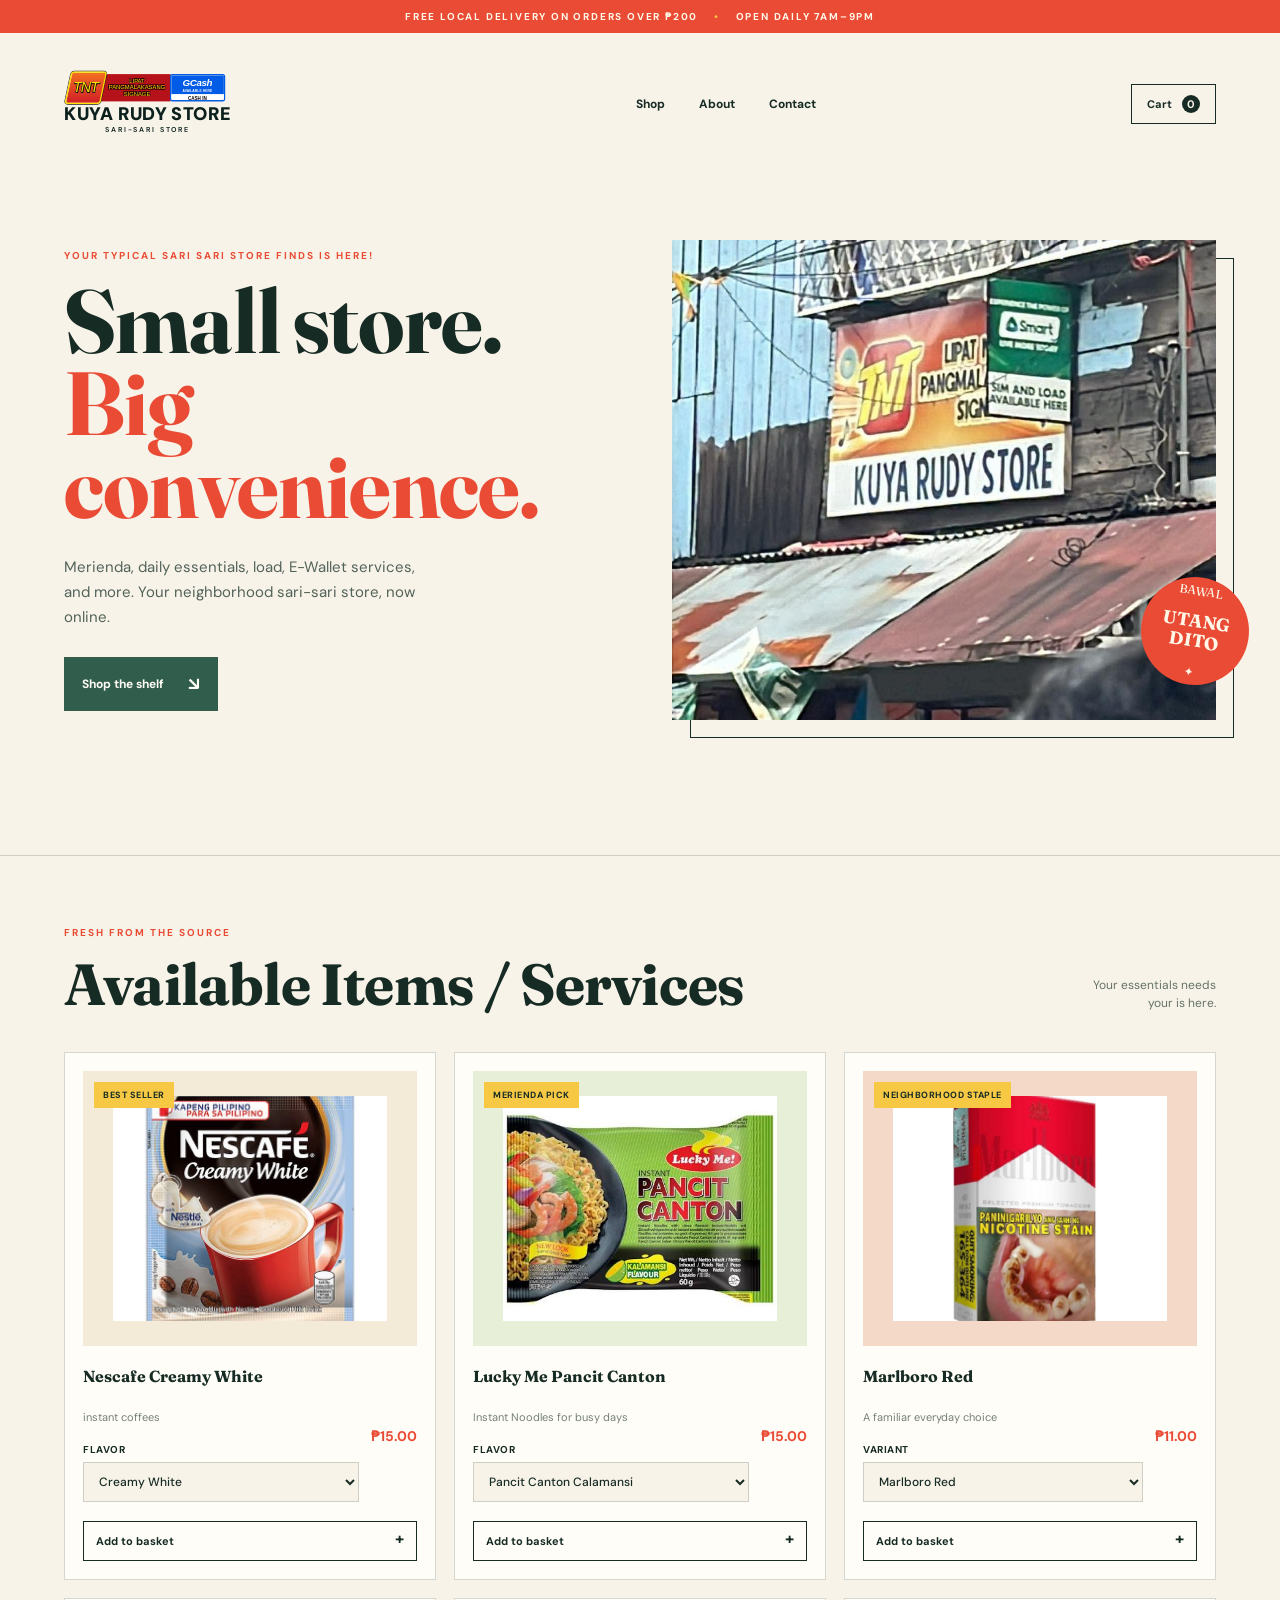
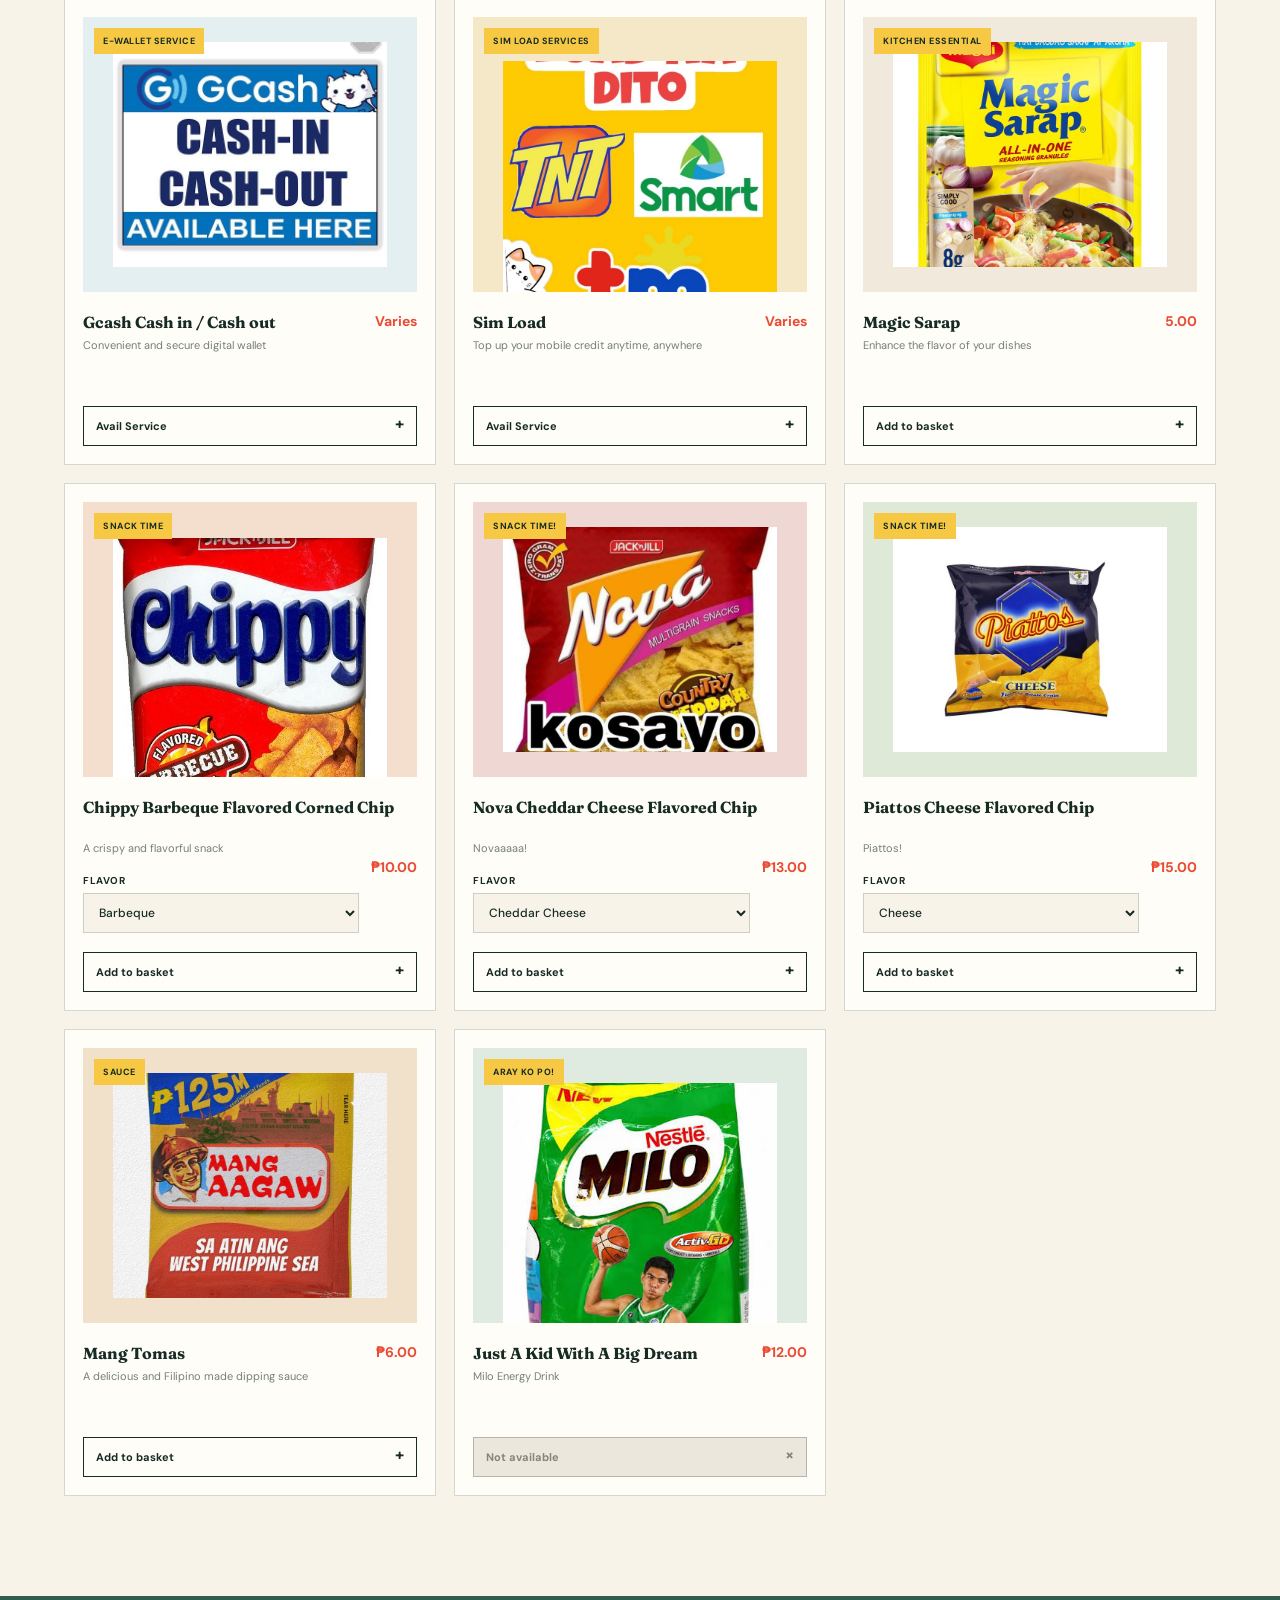
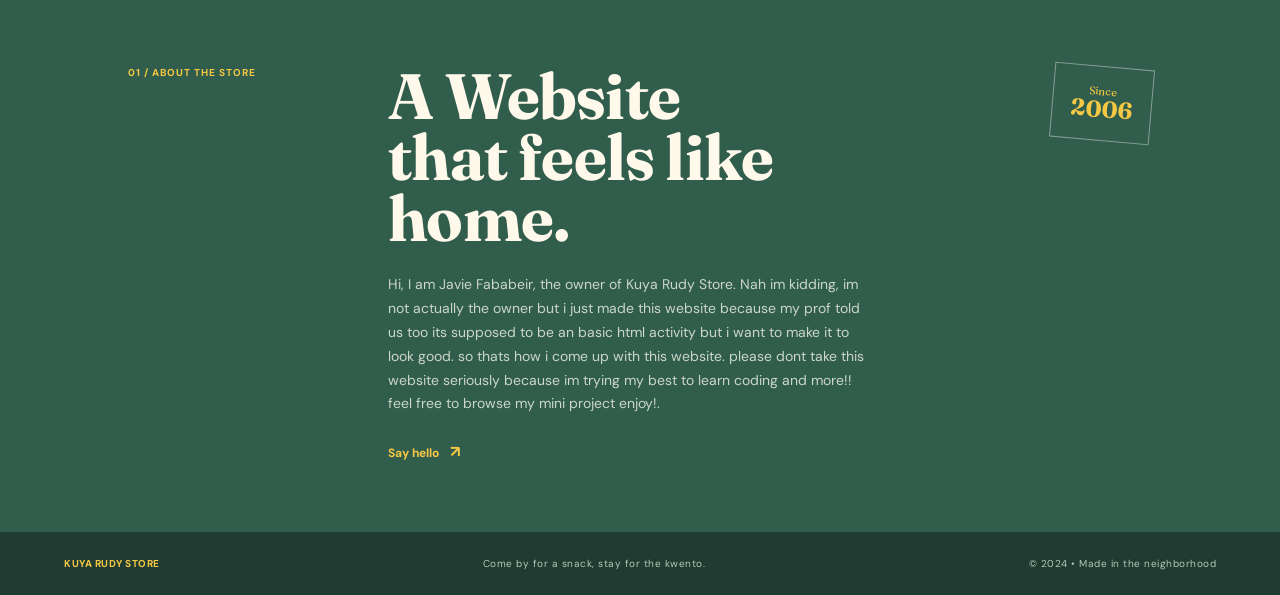
<file: index.html>
<!DOCTYPE html>
<html lang="en">
<head>
    <meta charset="UTF-8">
    <meta name="viewport" content="width=device-width, initial-scale=1.0">
    <title>Kuya Rudy Store | Your neighborhood sari-sari</title>
    <link rel="preconnect" href="https://fonts.googleapis.com">
    <link rel="preconnect" href="https://fonts.gstatic.com" crossorigin>
    <link href="https://fonts.googleapis.com/css2?family=DM+Sans:wght@400;500;700&family=Fraunces:opsz,wght@9..144,700;9..144,800&display=swap" rel="stylesheet">
    <!-- Updated CSS path -->
    <link rel="stylesheet" href="css/style.css">
</head>
<body>
    
    <!-- Top Announcement Bar -->
    <div class="announcement">
        FREE LOCAL DELIVERY ON ORDERS OVER ₱200 <span>•</span> OPEN DAILY 7AM–9PM
    </div>

    <!-- Navigation Header -->
    <header class="site-header">
        
        <!-- Tarpaulin Logo -->
        <a href="#top" class="tarp-logo" aria-label="Kuya Rudy Store home">
            <div class="tarp-top">
                <div class="tarp-red-bar">
                    <div class="tarp-tnt-logo">
                        <span>TNT</span>
                    </div>
                    <div class="tarp-tnt-text">
                        <div>LIPAT</div>
                        <div>PANGMALAKASANG</div>
                        <div>SIGNAGE</div>
                    </div>
                </div>
                
                <!-- NEW GCASH BOX -->
                <div class="tarp-gcash-box">
                    <div class="gcash-blue">
                        <div class="gcash-brand">
                            GCash
                        </div>
                        <div class="gcash-tag">AVAILABLE HERE</div>
                    </div>
                    <div class="gcash-white">
                        CASH IN<br>CASH OUT
                    </div>
                </div>
                
            </div>
            <div class="tarp-bottom">
                <div class="tarp-title">KUYA RUDY STORE</div>
                <div class="tarp-subtitle">SARI-SARI STORE</div>
            </div>
        </a>

        <nav aria-label="Main navigation">
            <a href="index.html">Shop</a>
            <a href="about.html">About</a>
            <a href="contact.html">Contact</a>
        </nav>
        <button class="cart-button" type="button" aria-label="Shopping cart">
            Cart <span id="cart-count">0</span>
        </button>
    </header>

    <main id="top">
        <!-- Hero Section -->
        <section class="hero" aria-labelledby="hero-title">
            <div class="hero-copy">
                <p class="eyebrow">Your typical sari sari store finds is here!</p>
                <h1 id="hero-title">Small store.<br><em>Big convenience.</em></h1>
                <p class="hero-text">Merienda, daily essentials, load, E-Wallet services, and more. Your neighborhood sari-sari store, now online.</p>
                <a class="primary-button" href="#shop">Shop the shelf <span>↘</span></a>
            </div>
            <div class="hero-image-wrap">
                <!-- Updated Image path -->
                <img src="images/kuyarudy.jpg" alt="Javie Fababeir, owner of Kuya Rudy Store">
                <div class="hero-sticker">BAWAL<br><strong>UTANG DITO</strong> ✦</div>
            </div>
        </section>

        <!-- Shop Section -->
        <section class="shop-section" id="shop" aria-labelledby="shop-title">
            <div class="section-heading">
                <div>
                    <p class="eyebrow">Fresh from the source</p>
                    <h2 id="shop-title">Available Items / Services</h2>
                </div>
                <p class="section-note">Your essentials needs<br>your is here.</p>
            </div>
            
            <div class="product-grid">
                <article class="product-card product-coffee">
                    <span class="product-tag">Best seller</span>
                    <div class="product-image">
                        <!-- Updated Image path -->
                        <img src="images/nescafe/creamywhite.jpg" alt="Nescafe Creamy White 3-in-1">
                    </div>
                    <h3 class="variant-name">Nescafe Creamy White</h3>
                    <p>instant coffees</p>
                    <div class="product-info">
                        <div>
                            <label class="variant-label" for="nescafe-variant">Flavor</label>
                            <select id="nescafe-variant" class="variant-select" name="nescafe-variant">
                                <option value="creamywhite" data-image="images/nescafe/creamywhite.jpg" data-product-name="Nescafe Creamy White">Creamy White</option>
                                <option value="classic" data-image="images/nescafe/classic.jpg" data-product-name="Nescafe Classic">Classic</option>
                                <option value="creamylatte" data-image="images/nescafe/creamylatte.jpg" data-product-name="Nescafe Creamy Latte">Creamy Latte</option>
                                <option value="brown-single" data-image="images/nescafe/Nescafe-Brown-Single.png" data-product-name="Nescafe Brown Coffee">Brown Coffee</option>
                                <option value="original" data-image="images/nescafe/original.jpg" data-product-name="Nescafe Original">Original</option>
                            </select>
                        </div>
                        
                        <strong class="price">₱15.00</strong>
                    </div>
                    <button class="add-button" type="button">Add to basket <span>+</span></button>
                </article>

                <article class="product-card product-noodles">
                    <span class="product-tag">Merienda pick</span>
                    <div class="product-image">
                        <!-- Updated Image path -->
                        <img src="images/pancit canton/pancit.jpg" alt="Lucky Me instant noodles">
                    </div>
                    <h3 class="variant-name">Lucky Me Pancit Canton</h3>
                    <p>Instant Noodles for busy days</p>
                    <div class="product-info">
                        <div>
                            <label class="variant-label" for="noodles-variant">Flavor</label>
                            <select id="noodles-variant" class="variant-select" name="Pancit Canton-variant">
                                <option value="Calamansi" data-image="images/pancit canton/pancit.jpg" data-product-name="Lucky Me Pancit Canton Calamansi">Pancit Canton Calamansi</option>
                                <option value="Chilimansi" data-image="images/pancit canton/chilimansi.jpg" data-product-name="Lucky Me Pancit Canton Chilimansi">Pancit Canton Chilimansi</option>
                                <option value="Extrahot" data-image="images/pancit canton/extrahot.jpg" data-product-name="Lucky Me Pancit Canton Extra Hot">Pancit Canton Extra Hot</option>
                                <option value="Original" data-image="images/pancit canton/original.jpg" data-product-name="Lucky Me Pancit Canton Original">Pancit Canton Original</option>
                                <option value="SweetSpicy" data-image="images/pancit canton/sweetspicy.jpg" data-product-name="Lucky Me Pancit Canton Sweet & Spicy">Pancit Canton Sweet & Spicy</option>
                            </select>
                        </div>
                        <strong class="price">₱15.00</strong>
                    </div>
                    <button class="add-button" type="button">Add to basket <span>+</span></button>
                </article>

                <article class="product-card product-yosi">
                    <span class="product-tag">Neighborhood staple</span>
                    <div class="product-image">
                        <!-- Updated Image path -->
                        <img src="images/marlboro/red.jpg" alt="Yosi cigarette pack">
                    </div>
                    <h3 class="variant-name">Marlboro Red</h3>
                    <p>A familiar everyday choice</p>
                    <div class="product-info">
                        <div>
                            <label class="variant-label" for="yosi-variant">Variant</label>
                            <select id="yosi-variant" class="variant-select" name="Marlboro-variant">
                                <option value="Red" data-image="images/marlboro/red.jpg" data-product-name="Marlboro Red">Marlboro Red</option>
                                <option value="Gold" data-image="images/marlboro/gold.jpg" data-product-name="Marlboro Gold">Marlboro Gold</option>
                                <option value="Blue" data-image="images/marlboro/blue.png" data-product-name="Marlboro Blue">Marlboro Blue</option>
                                <option value="Black" data-image="images/marlboro/black.png" data-product-name="Marlboro Black">Marlboro Black</option>
                            </select>
                        </div>
                        <strong class="price">₱11.00</strong>
                    </div>
                    <button class="add-button" type="button">Add to basket <span>+</span></button>
                </article>

                <article class="product-card product-gcash">
                    <span class="product-tag">E-wallet Service</span>
                    <div class="product-image">
                        <!-- Updated Image path -->
                        <img src="images/gcash.jpg" alt="Gcash wallet">
                    </div>
                    <div class="product-info">
                        <div>
                            <h3>Gcash Cash in / Cash out</h3>
                            <p> Convenient and secure digital wallet</p>
                        </div>
                        <strong class="price">Varies</strong>
                    </div>
                    <button class="add-button" type="button">Avail Service <span>+</span></button>
                </article>

                <article class="product-card product-load">
                    <span class="product-tag">Sim load Services</span>
                    <div class="product-image">
                        <!-- Updated Image path -->
                        <img src="images/load.jpg" alt="Load services">
                    </div>
                    <div class="product-info">
                        <div>
                            <h3>Sim Load</h3>
                            <p>Top up your mobile credit anytime, anywhere</p>
                        </div>
                        <strong class="price">Varies</strong>
                    </div>
                    <button class="add-button" type="button">Avail Service <span>+</span></button>
                </article>

                <article class="product-card product-seasoning">
                    <span class="product-tag">Kitchen essential</span>
                    <div class="product-image">
                        <!-- Updated Image path -->
                        <img src="images/magic sarap.jpg" alt="Maggi seasoning">
                    </div>
                    <div class="product-info">
                        <div>
                            <h3>Magic Sarap</h3>
                            <p>Enhance the flavor of your dishes</p>
                        </div>
                        <strong class="price">5.00</strong>
                    </div>
                    <button class="add-button" type="button">Add to basket <span>+</span></button>
                </article>

                <article class="product-card product-chippy">
                    <span class="product-tag">Snack time</span>
                    <div class="product-image">
                        <!-- Updated Image path -->
                        <img src="images/chippy/bbq.jpg" alt="Chippy snack">
                    </div>
                    <h3 class="variant-name">Chippy Barbeque Flavored Corned Chip</h3>
                    <p>A crispy and flavorful snack</p>
                    <div class="product-info">
                        <div>
                            <label class="variant-label" for="chippy-variant">Flavor</label>
                            <select id="chippy-variant" class="variant-select" name="Chippy-variant">
                                <option value="Barbeque" data-image="images/chippy/bbq.jpg" data-product-name="Chippy Barbeque Flavored Corned Chip">Barbeque</option>
                                <option value="ChiliCheese" data-image="images/chippy/chilicheese.jpg" data-product-name="Chippy Chili Cheese Flavored Corned Chip">ChiliCheese</option>
                                <option value="Garlic&Vinegar" data-image="images/chippy/garlic.jpg" data-product-name="Chippy Garlic&Vinegar Flavored Corned Chip">Garlic&Vinegar</option>
                                <option value="less salt" data-image="images/chippy/less salt.jpg" data-product-name="Chippy Less Salt Flavored Corned Chip">Less Salt</option>
                            </select>
                        </div>

                        <strong class="price">₱10.00</strong>
                    </div>
                    <button class="add-button" type="button">Add to basket <span>+</span></button>
                </article>

                <article class="product-card product-nova">
                    <span class="product-tag">Snack Time!</span>
                    <div class="product-image">
                        <!-- Updated Image path -->
                        <img src="images/nova/cheddar cheese.jpg" alt="Nova snack">
                    </div>
                        <h3 class="variant-name">Nova Cheddar Cheese Flavored Chip</h3>
                        <p>Novaaaaa!</p>
                    <div class="product-info">
                        <div>
                         <label class="variant-label " for="nova-variant">Flavor</label>
                            <select id="nova-variant" class="variant-select" name="Nova-variant">
                                <option value="Cheddar Cheese" data-image="images/nova/cheddar cheese.jpg" data-product-name="Nova Cheddar Cheese Flavored Chip">Cheddar Cheese</option>
                                <option value="Barbeque" data-image="images/nova/bbq.jpg" data-product-name="Nova Barbeque Flavored">Barbeque</option>
                                <option value="Jalapeno" data-image="images/nova/jalapeno.png" data-product-name="Nova Jalapeno Flavored Chip">Jalapeno</option>
                                <option value="Nacho Cheese" data-image="images/nova/nacho chees.jpg" data-product-name="Nova Nacho Cheese Flavored Chip">Nacho Cheese</option>
                                <option value="Sweet Corn" data-image="images/nova/sweet corn.jpg" data-product-name="Nova Sweet Corn Flavored Chip">Sweet Corn</option>
                                <option value="SweetChili" data-image="images/nova/sweetchili.png" data-product-name="Nova Sweet Chili Flavored Chip">SweetChili</option>
                            </select>   
                        </div>
                        
                        <strong class="price">₱13.00</strong>
                    </div>
                    <button class="add-button" type="button">Add to basket <span>+</span></button>
                </article>

                <article class="product-card product-piattos">
                    <span class="product-tag">Snack Time!</span>
                    <div class="product-image">
                        <!-- Updated Image path -->
                        <img src="images/piattos/cheese.jpg" alt="Piattos snack">
                    </div>
                        <h3 class="variant-name">Piattos Cheese Flavored Chip</h3>
                        <p>Piattos!</p>
                    <div class="product-info">
                        <div>
                            <label class="variant-label" for="piattos-variant">Flavor</label>
                            <select id="piattos-variant" class="variant-select" name="Piattos-variant">
                                <option value="Cheese" data-image="images/piattos/cheese.jpg" data-product-name="Piattos Cheese Flavored Chip">Cheese</option>
                                <option value="Sour&Cream" data-image="images/piattos/sourcream.jpg" data-product-name="Piattos Sour&Cream Flavored Chip">Sour & Cream</option>
                                <option value="Redhouse Barbeque" data-image="images/piattos/redhouse bbq.jpg" data-product-name="Piattos Redhouse Barbeque Flavored Chip">RedhouseBarbeque</option>
                                <option value="Roasted Beef" data-image="images/piattos/roast beef.jpg" data-product-name="Piattos Roasted Beef Flavored Chip">Roasted Beef</option>
                                <option value="Nacho Pizza" data-image="images/piattos/nacho pizza.jpg" data-product-name="Piattos Nacho Pizza Flavored Chip">Nacho Pizza</option>
                            </select>
                        </div>

                        <strong class="price">₱15.00</strong>
                    </div>
                    <button class="add-button" type="button">Add to basket <span>+</span></button>
                </article>

                <article class="product-card product-mangtomas">
                    <span class="product-tag">Sauce</span>
                    <div class="product-image">
                        <!-- Updated Image path -->
                        <img src="images/mang tomas.jpg" alt="Dipping sauce">
                    </div>
                    <div class="product-info">
                        <div>
                            <h3>Mang Tomas</h3>
                            <p>A delicious and Filipino made dipping sauce</p>
                        </div>
                        <strong class="price">₱6.00</strong>
                    </div>
                    <button class="add-button" type="button">Add to basket <span>+</span></button>
                </article>

                <article class="product-card product-rene">
                    <span class="product-tag">Aray Ko Po!</span>
                    <div class="product-image">
                        <!-- Updated Image path -->
                        <img src="images/rene.jpg" alt="Aray Ko Po!">
                    </div>
                    <div class="product-info">
                        <div>
                            <h3>Just A Kid With A Big Dream</h3>
                            <p>Milo Energy Drink</p>
                        </div>
                        <strong class="price">₱12.00</strong>
                    </div>
                    <button class="add-button" type="button" disabled>Not available <span>×</span></button>
                </article>

            </div>
        </section>

        <!-- Story Section -->
        <section class="story-section" id="story" aria-labelledby="story-title">
            <div class="story-label">01 / About the store</div>
            <div>
                <h2 id="story-title">A Website<br>that feels like home.</h2>
                <p>Hi, I am Javie Fababeir, the owner of Kuya Rudy Store. Nah im kidding, im not actually the owner but i just made this website because my prof told us too its supposed to be an basic html activity but i want to make it to look good. so thats how i come up with this website. please dont take this website seriously because im trying my best to learn coding and more!! feel free to browse my mini project enjoy!.</p>
                <a class="text-link" href="#contact">Say hello <span>↗</span></a>
            </div>
            <div class="story-badge">Since<br><strong>2006</strong></div>
        </section>
    </main>

    <!-- Footer -->
    <footer id="contact">
        <strong>KUYA RUDY STORE</strong>
        <span>Come by for a snack, stay for the kwento.</span>
        <span>© 2024 • Made in the neighborhood</span>
    </footer>

    <!-- Updated JS path -->
    <script src="js/script.js"></script>
</body>
</html>
</file>
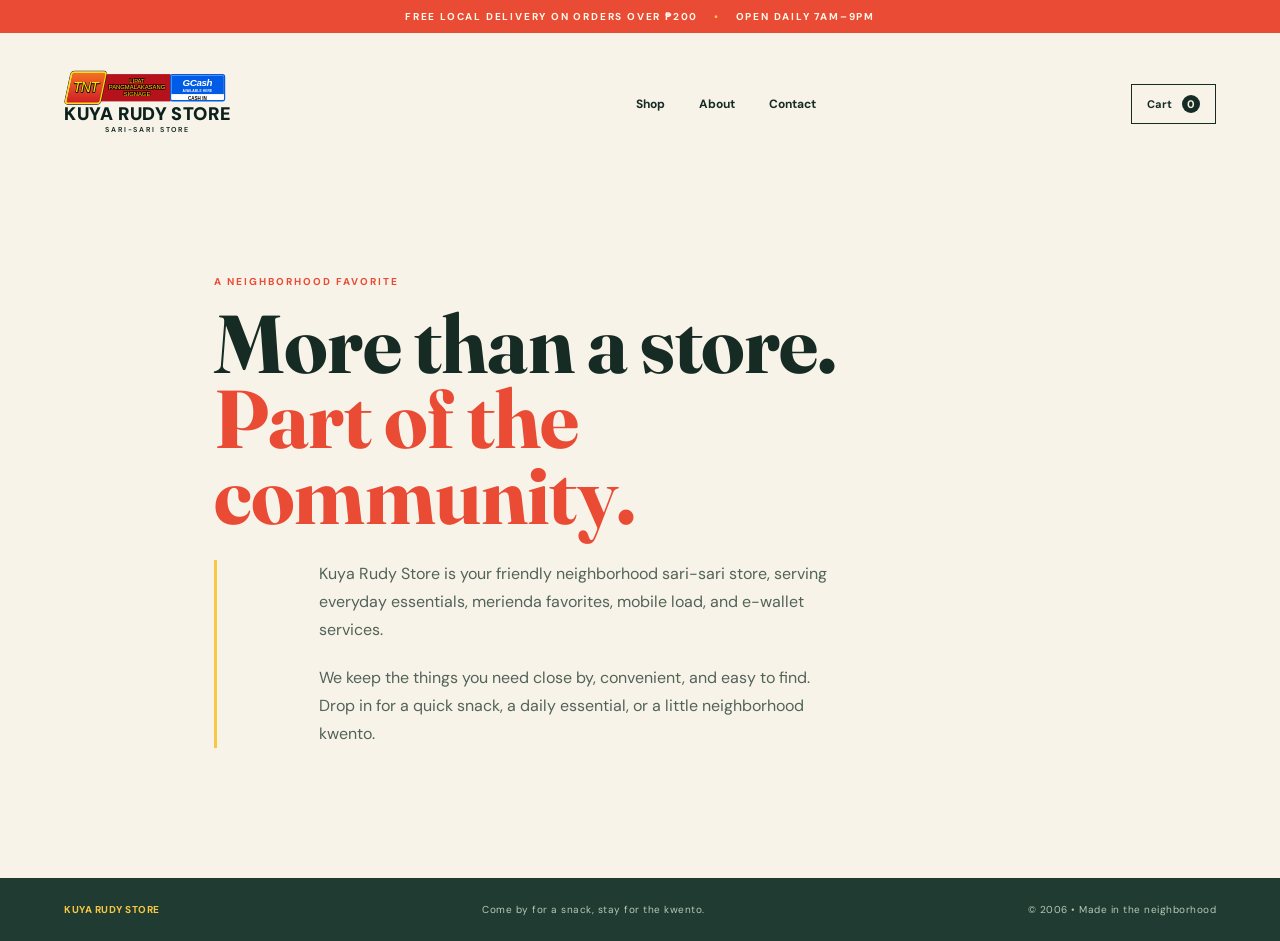
<file: about.html>
<!DOCTYPE html>
<html lang="en">
<head>
    <meta charset="UTF-8">
    <meta name="viewport" content="width=device-width, initial-scale=1.0">
    <title>About | Kuya Rudy Store</title>
    <link rel="preconnect" href="https://fonts.googleapis.com">
    <link rel="preconnect" href="https://fonts.gstatic.com" crossorigin>
    <link href="https://fonts.googleapis.com/css2?family=DM+Sans:wght@400;500;700&family=Fraunces:opsz,wght@9..144,700;9..144,800&display=swap" rel="stylesheet">
    <!-- Updated CSS path -->
    <link rel="stylesheet" href="css/style.css">
</head>
<body>
    <div class="announcement">FREE LOCAL DELIVERY ON ORDERS OVER ₱200 <span>•</span> OPEN DAILY 7AM–9PM</div>

    <header class="site-header">
        <a href="index.html" class="tarp-logo" aria-label="Kuya Rudy Store home">
            <div class="tarp-top">
                <div class="tarp-red-bar">
                    <div class="tarp-tnt-logo"><span>TNT</span></div>
                    <div class="tarp-tnt-text"><div>LIPAT</div><div>PANGMALAKASANG</div><div>SIGNAGE</div></div>
                </div>
                <div class="tarp-gcash-box">
                    <div class="gcash-blue"><div class="gcash-brand">GCash</div><div class="gcash-tag">AVAILABLE HERE</div></div>
                    <div class="gcash-white">CASH IN<br>CASH OUT</div>
                </div>
            </div>
            <div class="tarp-bottom"><div class="tarp-title">KUYA RUDY STORE</div><div class="tarp-subtitle">SARI-SARI STORE</div></div>
        </a>
        <nav aria-label="Main navigation">
            <a href="index.html">Shop</a>
            <a href="about.html">About</a>
            <a href="contact.html">Contact</a>
        </nav>
        <button class="cart-button" type="button" aria-label="Shopping cart">
            Cart <span id="cart-count">0</span>
        </button>
    </header>

    <main class="info-page">
        <p class="eyebrow">A neighborhood favorite</p>
        <h1>More than a store.<br><em>Part of the community.</em></h1>
        <div class="info-content">
            <p>Kuya Rudy Store is your friendly neighborhood sari-sari store, serving everyday essentials, merienda favorites, mobile load, and e-wallet services.</p>
            <p>We keep the things you need close by, convenient, and easy to find. Drop in for a quick snack, a daily essential, or a little neighborhood kwento.</p>
        </div>
    </main>

    <footer id="contact">
        <strong>KUYA RUDY STORE</strong>
        <span>Come by for a snack, stay for the kwento.</span>
        <span>© 2006 • Made in the neighborhood</span>
    </footer>
</body>
</html>
</file>
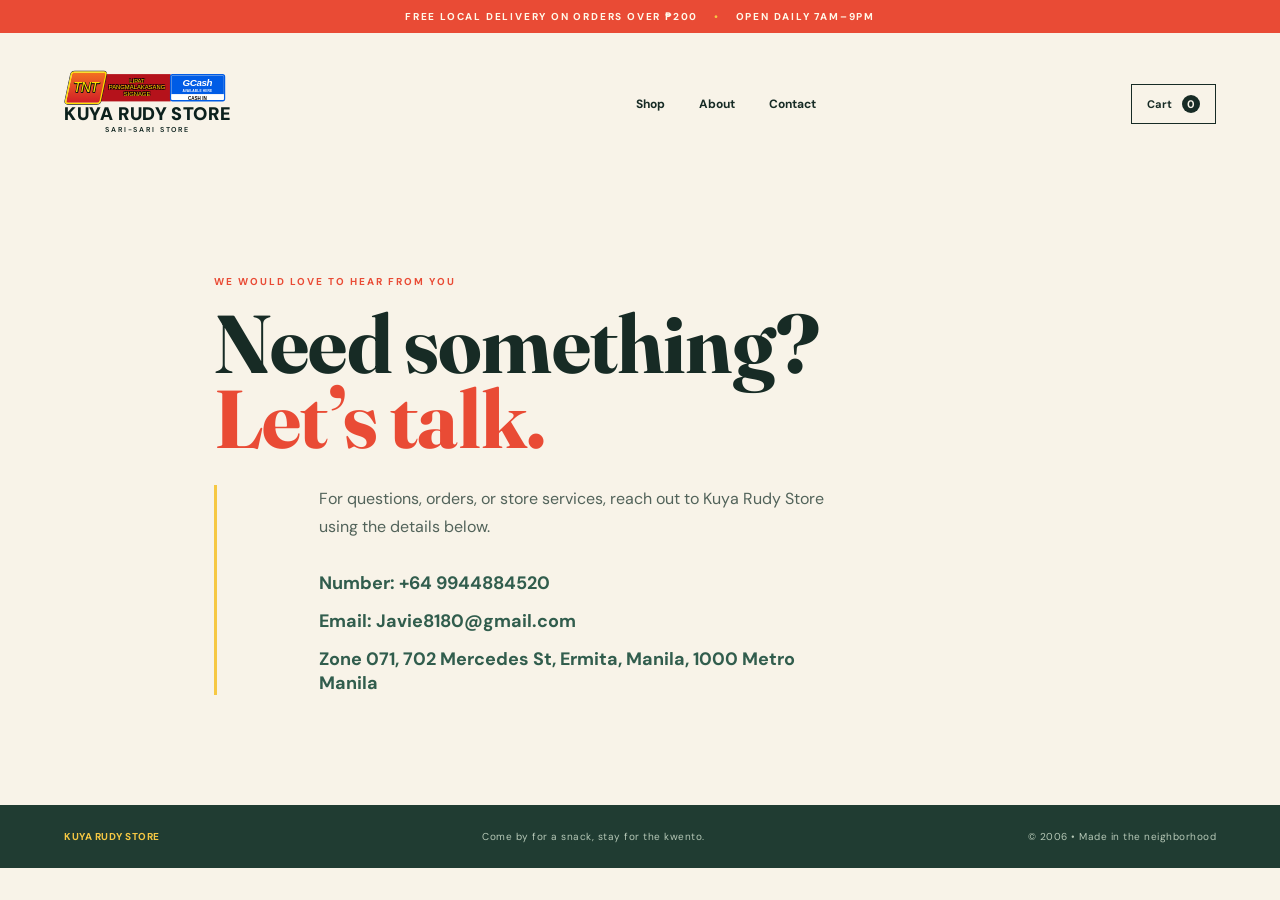
<file: contact.html>
<!DOCTYPE html>
<html lang="en">
<head>
    <meta charset="UTF-8">
    <meta name="viewport" content="width=device-width, initial-scale=1.0">
    <title>Contact | Kuya Rudy Store</title>
    <link rel="preconnect" href="https://fonts.googleapis.com">
    <link rel="preconnect" href="https://fonts.gstatic.com" crossorigin>
    <link href="https://fonts.googleapis.com/css2?family=DM+Sans:wght@400;500;700&family=Fraunces:opsz,wght@9..144,700;9..144,800&display=swap" rel="stylesheet">
    <!-- Updated CSS path -->
    <link rel="stylesheet" href="css/style.css">
</head>
<body>
    <div class="announcement">FREE LOCAL DELIVERY ON ORDERS OVER ₱200 <span>•</span> OPEN DAILY 7AM–9PM</div>

    <header class="site-header">
        <a href="index.html" class="tarp-logo" aria-label="Kuya Rudy Store home">
            <div class="tarp-top">
                <div class="tarp-red-bar">
                    <div class="tarp-tnt-logo"><span>TNT</span></div>
                    <div class="tarp-tnt-text"><div>LIPAT</div><div>PANGMALAKASANG</div><div>SIGNAGE</div></div>
                </div>
                <div class="tarp-gcash-box">
                    <div class="gcash-blue"><div class="gcash-brand">GCash</div><div class="gcash-tag">AVAILABLE HERE</div></div>
                    <div class="gcash-white">CASH IN<br>CASH OUT</div>
                </div>
            </div>
            <div class="tarp-bottom"><div class="tarp-title">KUYA RUDY STORE</div><div class="tarp-subtitle">SARI-SARI STORE</div></div>
        </a>
        <nav aria-label="Main navigation">
            <a href="index.html">Shop</a>
            <a href="about.html">About</a>
            <a href="contact.html">Contact</a>
        </nav>
        <button class="cart-button" type="button" aria-label="Shopping cart">
            Cart <span id="cart-count">0</span>
        </button>
    </header>

    <main class="info-page">
        <p class="eyebrow">We would love to hear from you</p>
        <h1>Need something?<br><em>Let’s talk.</em></h1>
        <div class="info-content">
            <p>For questions, orders, or store services, reach out to Kuya Rudy Store using the details below.</p>
            <div class="contact-details">
                <a href="tel:+649944884520">Number: +64 9944884520</a>
                <a href="mailto:Javie8180@gmail.com">Email: Javie8180@gmail.com</a>
                <a href="https://maps.app.goo.gl/c2rMLQt6RMFxYf1n6" target="_blank" rel="noopener noreferrer">Zone 071, 702 Mercedes St, Ermita, Manila, 1000 Metro Manila</a>
            </div>
        </div>
    </main>

    <footer id="contact">
        <strong>KUYA RUDY STORE</strong>
        <span>Come by for a snack, stay for the kwento.</span>
        <span>© 2006 • Made in the neighborhood</span>
    </footer>
</body>
</html>
</file>
<file: css/style.css>
/* =========================================
   1. GLOBAL VARIABLES & FONTS
   ========================================= */
@import url('https://fonts.googleapis.com/css2?family=DM+Sans:wght@400;500;700&family=Fraunces:opsz,wght@9..144,700;9..144,800&display=swap');

:root { 
    --ink: #172b25; 
    --cream: #f8f3e8; 
    --red: #e94b35; 
    --yellow: #f6c843; 
    --green: #315d4d; 
    --line: rgba(23,43,37,.18); 
}

* { 
    box-sizing: border-box; 
}

html { 
    scroll-behavior: smooth; 
}

body { 
    margin: 0; 
    background: var(--cream); 
    color: var(--ink); 
    font-family: 'DM Sans', sans-serif; 
}

a { 
    color: inherit; 
}

/* =========================================
   2. TOP ANNOUNCEMENT BAR
   ========================================= */
.announcement { 
    padding: 10px 5vw; 
    background: var(--red); 
    color: #fff9ea; 
    font-size: 10px; 
    font-weight: 700; 
    letter-spacing: 1.8px; 
    text-align: center; 
}

.announcement span { 
    margin: 0 12px; 
    color: var(--yellow); 
}

/* =========================================
   3. NAVIGATION HEADER
   ========================================= */
.site-header { 
    display: flex; 
    align-items: center; 
    justify-content: space-between; 
    max-width: 1280px; 
    margin: auto; 
    padding: 25px 5vw; 
}

nav { 
    display: flex; 
    gap: 34px; 
    font-size: 12px; 
    font-weight: 700; 
}

nav a { 
    text-decoration: none; 
}

nav a:hover, 
.text-link:hover { 
    color: var(--red); 
}

.cart-button { 
    border: 1px solid var(--ink); 
    background: transparent; 
    color: var(--ink); 
    padding: 10px 15px; 
    font: 700 11px 'DM Sans', sans-serif; 
    cursor: pointer; 
}

.cart-button span { 
    display: inline-grid; 
    place-items: center; 
    width: 18px; 
    height: 18px; 
    margin-left: 7px; 
    border-radius: 50%; 
    background: var(--ink); 
    color: var(--cream); 
}

/* =========================================
   4. HERO SECTION (TOP BANNER)
   ========================================= */
.hero { 
    display: grid; 
    grid-template-columns: 1fr 1fr; 
    max-width: 1280px; 
    min-height: 590px; 
    margin: 10px auto 0; 
    padding: 0 5vw; 
    align-items: center; 
    gap: 5vw; 
}

.hero-copy { 
    padding: 55px 0; 
}

.eyebrow { 
    margin: 0 0 18px; 
    color: var(--red); 
    font-size: 10px; 
    font-weight: 700; 
    letter-spacing: 2px; 
    text-transform: uppercase; 
}

h1, h2 { 
    margin: 0; 
    font-family: 'Fraunces', serif; 
    letter-spacing: -.8px; 
}

h1 { 
    font-size: clamp(52px, 7vw, 92px); 
    line-height: .92; 
}

h1 em { 
    color: var(--red); 
    font-style: normal; 
}

.hero-text { 
    max-width: 380px; 
    margin: 28px 0; 
    color: #52635a; 
    font-size: 15px; 
    line-height: 1.65; 
}

.primary-button { 
    display: inline-flex; 
    align-items: center; 
    gap: 24px; 
    padding: 15px 18px; 
    background: var(--green); 
    color: #fffdf5; 
    font-size: 12px; 
    font-weight: 700; 
    text-decoration: none; 
}

.primary-button span { 
    font-size: 18px; 
}

.hero-image-wrap { 
    position: relative; 
    height: 480px; 
    background: var(--yellow); 
    overflow: visible; 
}

.hero-image-wrap::before { 
    position: absolute; 
    inset: 18px -18px -18px 18px; 
    border: 1px solid var(--ink); 
    content: ''; 
    z-index: -1; 
}

.hero-image-wrap img { 
    width: 100%; 
    height: 100%; 
    object-fit: cover; 
    object-position: center; 
}

.hero-sticker { 
    position: absolute; 
    right: -33px; 
    bottom: 35px; 
    display: grid; 
    place-items: center; 
    width: 108px; 
    height: 108px; 
    border-radius: 50%; 
    background: var(--red); 
    color: #fff8e8; 
    font: 12px 'Fraunces', serif; 
    line-height: 1.1; 
    text-align: center; 
    transform: rotate(9deg); 
}

.hero-sticker strong { 
    font-size: 18px; 
}

/* =========================================
   5. SHOP SECTION & PRODUCT GRID
   ========================================= */
.shop-section { 
    max-width: 1280px; 
    margin: 80px auto 0; 
    padding: 70px 5vw 100px; 
    border-top: 1px solid var(--line); 
}

.section-heading { 
    display: flex; 
    justify-content: space-between; 
    align-items: end; 
    margin-bottom: 40px; 
}

h2 { 
    font-size: clamp(38px, 5vw, 58px); 
    line-height: .95; 
}

.section-note { 
    margin: 0; 
    color: #65736a; 
    font-size: 12px; 
    line-height: 1.5; 
    text-align: right; 
}

.product-grid { 
    display: grid; 
    grid-template-columns: repeat(3, 1fr); 
    gap: 18px; 
}

.product-card { 
    position: relative; 
    display: flex; 
    flex-direction: column; 
    padding: 18px; 
    background: #fffdf7; 
    border: 1px solid var(--line); 
}

/* Product Background Colors */
.product-image { 
    display: grid; 
    place-items: center; 
    height: 275px; 
    margin-bottom: 20px; 
    background: #f3ead8; 
    overflow: hidden; 
}

.product-noodles .product-image { background: #e8efd8; }
.product-yosi .product-image { background: #f4d9c9; }
.product-gcash .product-image { background: #e4eff2; }
.product-load .product-image { background: #f5e8c9; }
.product-seasoning .product-image { background: #f1eadc; }
.product-chippy .product-image { background: #f4dfcf; }
.product-nova .product-image { background: #efd8d3; }
.product-piattos .product-image { background: #dfe9d8; }
.product-mangtomas .product-image { background: #f1e0ca; }
.product-rene .product-image { background: #dfeae1; }

.product-image img { 
    width: 82%; 
    height: 82%; 
    object-fit: cover; 
    transition: transform .35s ease; 
}

.product-card:hover .product-image img { 
    transform: scale(1.08) rotate(2deg); 
}

.product-card > .variant-name { 
    display: -webkit-box; 
    flex: 0 0 38px; 
    height: 38px; 
    margin: 0 0 6px; 
    overflow: hidden; 
    font: 700 16px 'Fraunces', serif; 
    -webkit-box-orient: vertical; 
    line-clamp: 2; 
    -webkit-line-clamp: 2; 
}

.product-card > p { 
    flex: 0 0 17px; 
    height: 17px; 
    margin: 0; 
    color: #748078; 
    font-size: 11px; 
}

.product-tag { 
    position: absolute; 
    top: 29px; 
    left: 29px; 
    padding: 7px 9px; 
    background: var(--yellow); 
    font-size: 9px; 
    font-weight: 700; 
    letter-spacing: .5px; 
    text-transform: uppercase; 
}

.product-info { 
    display: flex; 
    flex: 0 0 72px; 
    min-height: 72px; 
    justify-content: space-between; 
    gap: 12px; 

}

.product-info > div {
    display: flex;
    flex-direction: column;
    width: 100%;
    flex: 1;
}

.product-info h3 { 
    margin: 0 0 6px; 
    font: 700 16px 'Fraunces', serif; 
}

.product-info p { 
    margin: 0; 
    color: #748078; 
    font-size: 11px; 
}

.variant-label { 
    display: block; 
    margin: 16px 0 6px; 
    color: var(--ink); 
    font-size: 10px; 
    font-weight: 700; 
    letter-spacing: .5px; 
    text-transform: uppercase; 
}

.variant-select { 
    width: 100%; 
    padding: 10px 34px 10px 11px; 
    border: 1px solid var(--line); 
    border-radius: 0; 
    background: var(--cream); 
    color: var(--ink); 
    font: 500 12px 'DM Sans', sans-serif; 
    cursor: pointer; 
}

.variant-select:focus { 
    outline: 2px solid var(--red); 
    outline-offset: 2px; 
}

.price { 
    white-space: nowrap; 
    color: var(--red); 
    font-size: 14px; 
}

.add-button { 
    display: flex; 
    justify-content: space-between; 
    width: 100%; 
    margin-top: 22px; 
    padding: 12px; 
    border: 1px solid var(--ink); 
    background: transparent; 
    color: var(--ink); 
    font: 700 11px 'DM Sans', sans-serif; 
    cursor: pointer; 
}

.add-button:hover, 
.add-button.added { 
    border-color: var(--green); 
    background: var(--green); 
    color: white; 
}

.add-button:disabled { 
    border-color: #b9b5aa; 
    background: #ebe7dc; 
    color: #888477; 
    cursor: not-allowed; 
}

.add-button span { 
    font-size: 16px; 
    line-height: 10px; 
}

/* =========================================
   6. STORY SECTION
   ========================================= */
.story-section { 
    display: grid; 
    grid-template-columns: .7fr 1.8fr .5fr; 
    gap: 40px; 
    align-items: start; 
    padding: 70px 10vw; 
    background: var(--green); 
    color: #fff9eb; 
}

.story-label { 
    color: var(--yellow); 
    font-size: 10px; 
    font-weight: 700; 
    letter-spacing: 1px; 
    text-transform: uppercase; 
}

.story-section h2 { 
    font-size: clamp(38px, 5vw, 64px); 
}

.story-section p { 
    max-width: 480px; 
    margin: 25px 0; 
    color: #cbd7c7; 
    font-size: 14px; 
    line-height: 1.7; 
}

.text-link { 
    color: var(--yellow); 
    font-size: 12px; 
    font-weight: 700; 
    text-decoration: none; 
}

.text-link span { 
    margin-left: 8px; 
    font-size: 16px; 
}

.story-badge { 
    justify-self: end; 
    padding: 18px; 
    border: 1px solid rgba(255,255,255,.4); 
    color: var(--yellow); 
    font: 11px 'Fraunces', serif; 
    line-height: 1.1; 
    text-align: center; 
    transform: rotate(5deg); 
}

.story-badge strong { 
    font-size: 23px; 
}

/* =========================================
   7. FOOTER
   ========================================= */
footer { 
    display: flex; 
    justify-content: space-between; 
    gap: 20px; 
    padding: 25px 5vw; 
    background: #203c32; 
    color: #b6c8b7; 
    font-size: 10px; 
    letter-spacing: .5px; 
}

footer strong { 
    color: var(--yellow); 
}

/* =========================================
   8. INFORMATION PAGES
   ========================================= */
.info-page {
    max-width: 980px;
    min-height: 560px;
    margin: 10px auto 0;
    padding: 90px 5vw 110px;
}

.info-page h1 {
    max-width: 720px;
    margin-bottom: 28px;
    font-size: clamp(48px, 7vw, 82px);
}

.info-page h1 em {
    color: var(--red);
    font-style: normal;
}

.info-content {
    max-width: 620px;
    padding-left: 12%;
    border-left: 3px solid var(--yellow);
}

.info-content p {
    margin: 0 0 20px;
    color: #52635a;
    font-size: 16px;
    line-height: 1.75;
}

.contact-details {
    display: grid;
    gap: 14px;
    margin-top: 30px;
}

.contact-details a {
    color: var(--green);
    font-size: 18px;
    font-weight: 700;
    text-decoration: none;
}

.contact-details a:hover {
    color: var(--red);
}

/* =========================================
   9. CUSTOM TARPAULIN LOGO
   ========================================= */
.tarp-logo {
    display: flex;
    flex-direction: column;
    align-items: center;
    text-decoration: none;
    background: transparent;
    margin: 0;
    padding: 0;
    transform: scale(0.65); 
    transform-origin: left center;
}

.tarp-top {
    display: flex;
    align-items: stretch;
    justify-content: center;
    height: 42px;
    margin-bottom: 2px;
    padding-left: 15px; 
}

.tarp-red-bar {
    background: #b5121b;
    display: flex;
    align-items: center;
    padding-right: 8px;
    position: relative;
}

.tarp-tnt-logo {
    background: linear-gradient(to bottom, #f37021, #d11e27);
    border: 2px solid #ffde00;
    border-radius: 5px;
    transform: skewX(-12deg);
    box-shadow: 0 0 0 1px #222;
    position: absolute;
    left: -18px; 
    height: 50px;
    width: 55px;
    display: flex;
    align-items: center;
    justify-content: center;
    z-index: 2;
}

.tarp-tnt-logo span {
    font-family: 'Arial Black', Impact, sans-serif;
    font-style: italic;
    color: #ffde00;
    font-size: 22px;
    letter-spacing: -1.5px;
    transform: skewX(12deg); 
    text-shadow: -1px -1px 0 #111, 1px -1px 0 #111, -1px 1px 0 #111, 1px 1px 0 #111;
}

.tarp-tnt-text {
    display: flex;
    flex-direction: column;
    align-items: center;
    justify-content: center;
    line-height: 1.1;
    font-family: 'Arial Black', Impact, sans-serif;
    color: #ffde00;
    font-size: 9px;
    margin-left: 45px; 
    text-shadow: -1px -1px 0 #000, 1px -1px 0 #000, -1px 1px 0 #000, 1px 1px 0 #000;
}

/* GCASH BOX STYLES */
.tarp-gcash-box {
    border: 2px solid #005ce6;
    border-radius: 4px;
    overflow: hidden;
    display: flex;
    flex-direction: column;
    margin-left: -1px;
    z-index: 1;
    width: 85px;
}

.gcash-blue {
    background: #005ce6;
    color: white;
    display: flex;
    flex-direction: column;
    align-items: center;
    justify-content: center;
    flex: 1;
    padding: 3px 0;
}

.gcash-brand {
    font-family: Arial, sans-serif;
    font-weight: 900;
    font-style: italic;
    font-size: 15px;
    display: flex;
    align-items: center;
    line-height: 1;
    letter-spacing: -0.5px;
}

.gcash-tag {
    font-family: Arial, sans-serif;
    font-size: 5px;
    font-weight: bold;
    letter-spacing: 0.2px;
    margin-top: 2px;
}

.gcash-white {
    background: white;
    color: #000;
    font-family: Arial, sans-serif;
    font-weight: 900;
    font-size: 7px;
    text-align: center;
    padding: 3px 2px;
    line-height: 1.2;
}

.tarp-bottom {
    text-align: center;
    margin-top: 4px;
}

.tarp-title {
    color: #0c211d;
    font-family: 'Arial Black', 'DM Sans', sans-serif;
    font-weight: 900;
    font-size: 28px;
    letter-spacing: 0.5px;
    line-height: 1;
}

.tarp-subtitle {
    color: #0c211d;
    font-family: 'DM Sans', Arial, sans-serif;
    font-size: 11px;
    letter-spacing: 2.5px;
    font-weight: 600;
    margin-top: 2px;
}

/* =========================================
    10. MOBILE RESPONSIVENESS
   ========================================= */
@media (max-width: 700px) {
    .announcement { 
        font-size: 8px; 
        letter-spacing: 1px; 
    }

    .site-header { 
        padding: 20px 6vw; 
    }

    nav { 
        display: none; 
    }

    .hero { 
        display: flex; 
        flex-direction: column; 
        align-items: stretch; 
        min-height: auto; 
        gap: 20px; 
        padding: 25px 6vw 80px; 
    }

    .info-page {
        min-height: auto;
        padding: 65px 6vw 85px;
    }

    .info-content {
        padding-left: 22px;
    }

    .hero-copy { 
        padding: 30px 0 10px; 
    }

    h1 { 
        font-size: 58px; 
    }

    .hero-image-wrap { 
        height: 340px; 
        margin-right: 18px; 
    }

    .hero-sticker { 
        right: -25px; 
        bottom: 20px; 
        width: 90px; 
        height: 90px; 
    }

    .shop-section { 
        margin-top: 0; 
        padding: 55px 6vw 75px; 
    }

    .section-heading { 
        align-items: start; 
        gap: 18px; 
    }

    .section-note { 
        display: none; 
    }

    .product-grid { 
        grid-template-columns: 1fr; 
        gap: 16px; 
    }

    .product-image { 
        height: 240px; 
    }

    .story-section { 
        grid-template-columns: 1fr; 
        gap: 22px; 
        padding: 55px 8vw; 
    }

    .story-badge { 
        justify-self: start; 
    }

    footer { 
        flex-direction: column; 
        gap: 10px; 
    }
}
</file>
